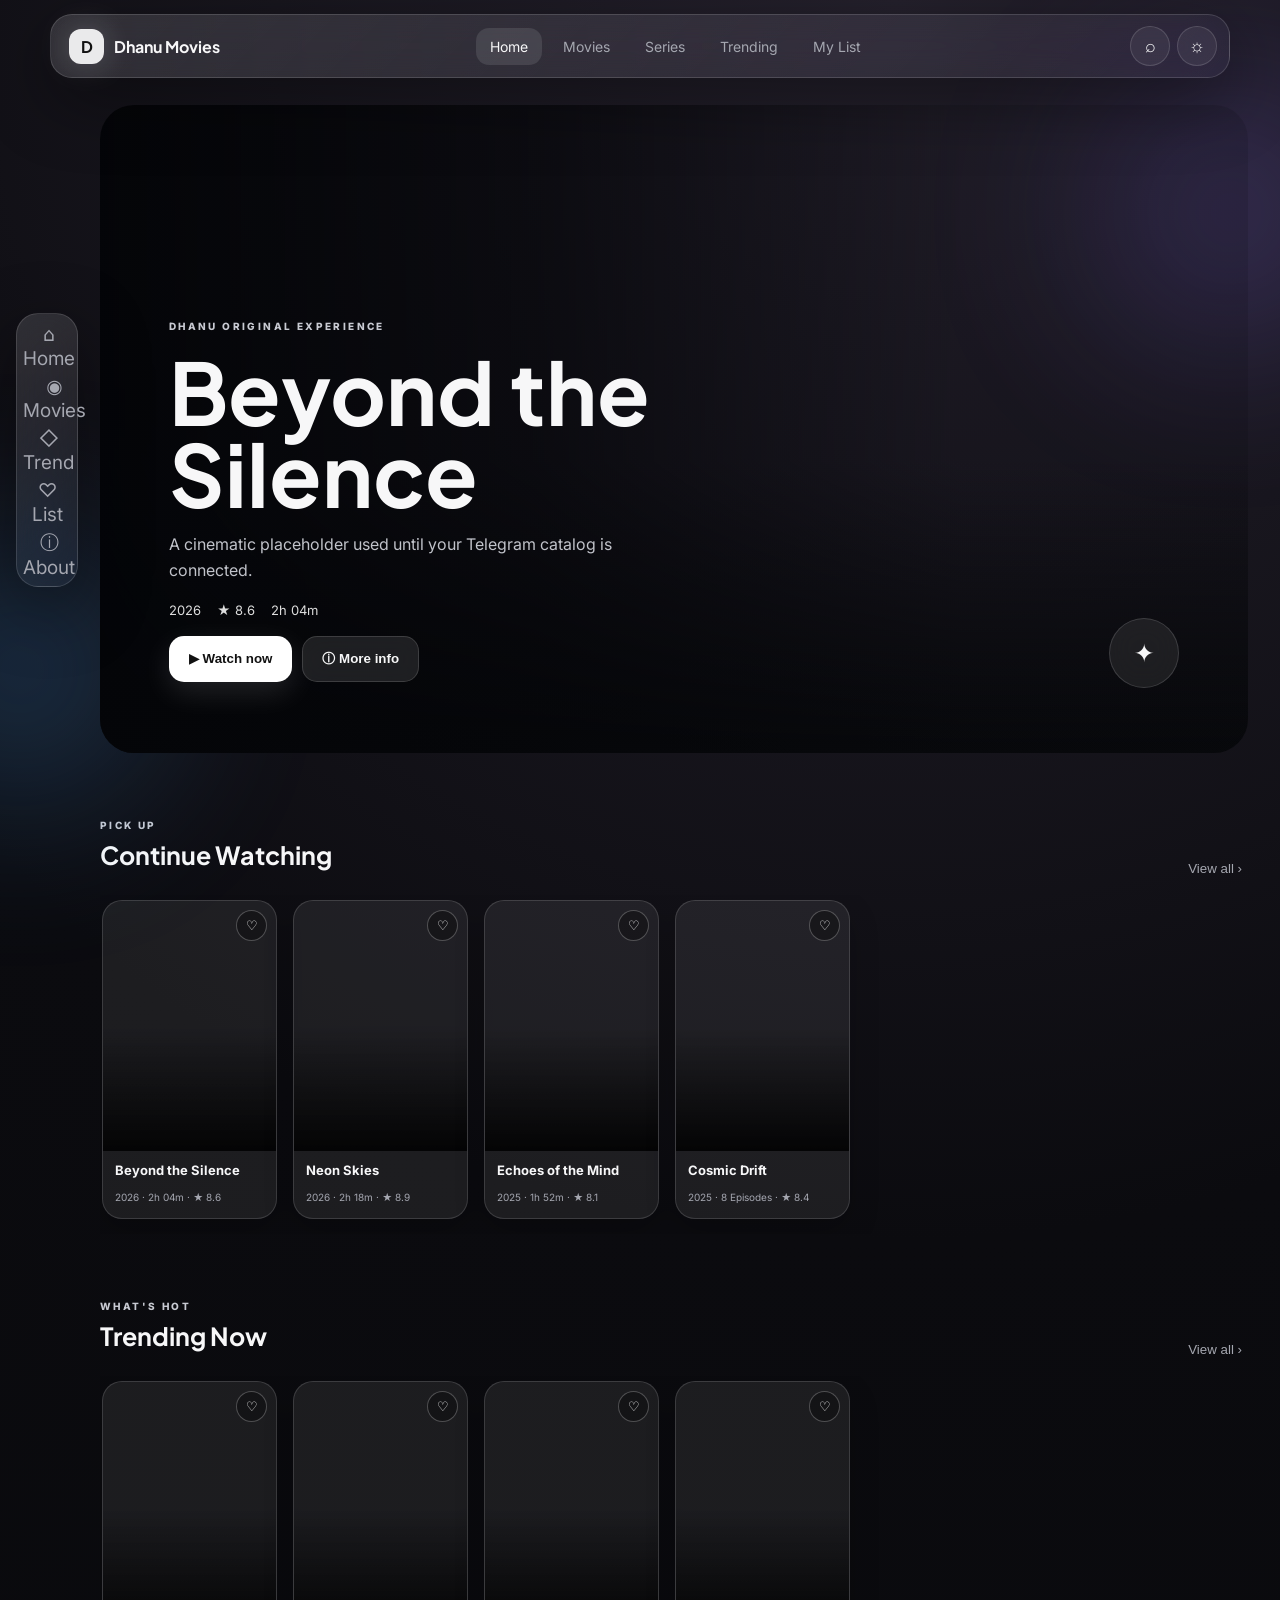
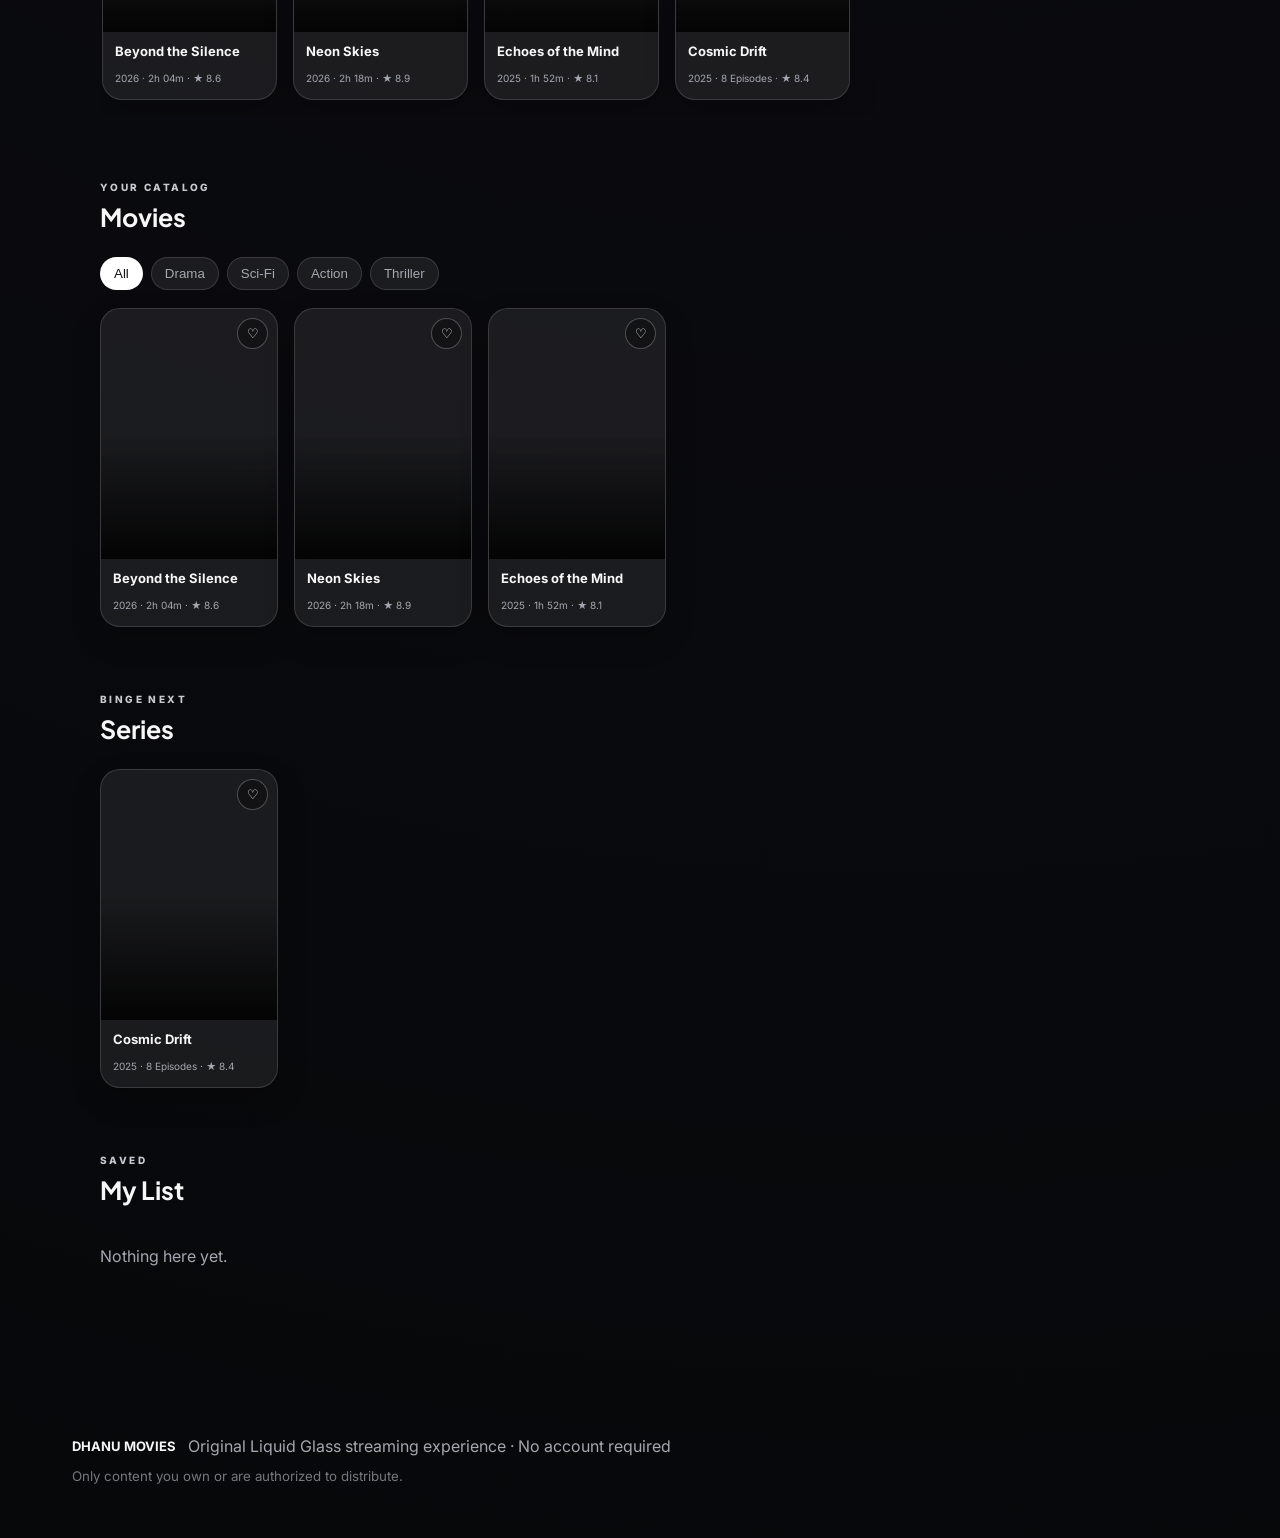
<file: index.html>
<!doctype html>
<html lang="en">
<head>
  <meta charset="utf-8">
  <meta name="viewport" content="width=device-width,initial-scale=1,viewport-fit=cover">
  <meta name="theme-color" content="#09090b">
  <meta name="description" content="Dhanu Movies — premium cinema discovery and streaming interface.">
  <title>Dhanu Movies</title>
  <link rel="preconnect" href="https://fonts.googleapis.com">
  <link rel="preconnect" href="https://fonts.gstatic.com" crossorigin>
  <link href="https://fonts.googleapis.com/css2?family=Inter:wght@400;500;600;700;800&family=Plus+Jakarta+Sans:wght@500;600;700;800&display=swap" rel="stylesheet">
  <link rel="stylesheet" href="Style.css">
</head>
<body>
  <div class="ambient ambient-a"></div><div class="ambient ambient-b"></div>
  <header class="glass-nav">
    <a class="brand" href="#home" aria-label="Dhanu Movies"><span class="brand-mark">D</span><span>Dhanu <b>Movies</b></span></a>
    <nav class="desktop-nav" aria-label="Primary">
      <a class="active" href="#home">Home</a><a href="#movies">Movies</a><a href="#series">Series</a><a href="#trending">Trending</a><a href="#library">My List</a>
    </nav>
    <div class="nav-actions">
      <button class="icon-btn" id="searchToggle" aria-label="Search">⌕</button>
      <button class="icon-btn" id="themeToggle" aria-label="Toggle theme">☼</button>
      <button class="menu-btn" id="menuToggle" aria-label="Open menu">☰</button>
    </div>
  </header>

  <div class="search-panel glass-panel" id="searchPanel">
    <input id="searchInput" autocomplete="off" placeholder="Search movies, series, genres, actors…">
    <span id="searchStatus">0 results</span>
  </div>

  <main id="home">
    <section class="hero glass-hero" id="hero">
      <div class="hero-backdrop" id="heroBackdrop"></div><div class="hero-shade"></div>
      <div class="hero-content">
        <span class="eyebrow">DHANU ORIGINAL EXPERIENCE</span>
        <h1 id="heroTitle">Your cinema.<br><em>Your world.</em></h1>
        <p id="heroDescription">A beautiful place for your authorized movie collection, powered by your private catalog.</p>
        <div class="hero-meta" id="heroMeta"></div>
        <div class="hero-actions"><button class="primary-btn" id="heroPlay">▶ Watch now</button><button class="glass-btn" id="heroInfo">ⓘ More info</button></div>
      </div>
      <div class="hero-orb">✦</div>
    </section>

    <section class="section" id="continueSection"><div class="section-head"><div><span class="section-kicker">PICK UP</span><h2>Continue Watching</h2></div><button class="view-all">View all ›</button></div><div class="movie-row" id="continueRow"></div></section>
    <section class="section" id="trending"><div class="section-head"><div><span class="section-kicker">WHAT'S HOT</span><h2>Trending Now</h2></div><button class="view-all">View all ›</button></div><div class="movie-row" id="trendingRow"></div></section>
    <section class="section" id="movies"><div class="section-head"><div><span class="section-kicker">YOUR CATALOG</span><h2>Movies</h2></div></div><div class="chips" id="genreChips"></div><div class="movie-grid" id="movieGrid"></div></section>
    <section class="section" id="series"><div class="section-head"><div><span class="section-kicker">BINGE NEXT</span><h2>Series</h2></div></div><div class="movie-grid" id="seriesGrid"></div></section>
    <section class="section" id="library"><div class="section-head"><div><span class="section-kicker">SAVED</span><h2>My List</h2></div></div><div class="movie-grid" id="libraryGrid"></div></section>
  </main>

  <aside class="side-dock glass-panel" aria-label="Quick navigation"><a href="#home">⌂<span>Home</span></a><a href="#movies">◉<span>Movies</span></a><a href="#trending">◇<span>Trend</span></a><a href="#library">♡<span>List</span></a><a href="#about">ⓘ<span>About</span></a></aside>

  <div class="modal hidden" id="detailsModal"><div class="modal-card glass-panel"><button class="modal-close" id="modalClose">×</button><div class="detail-cover" id="detailCover"></div><div class="detail-content"><span class="section-kicker" id="detailType">MOVIE</span><h2 id="detailTitle"></h2><div class="detail-meta" id="detailMeta"></div><div class="detail-genres" id="detailGenres"></div><p id="detailDescription"></p><div class="hero-actions"><button class="primary-btn" id="detailPlay">▶ Watch now</button><button class="glass-btn" id="detailSave">♡ Add to list</button></div></div></div></div>
  <div class="modal hidden" id="playerModal"><div class="player-card glass-panel"><button class="modal-close" id="playerClose">×</button><video id="videoPlayer" controls playsinline></video><p id="playerTitle"></p></div></div>

  <footer id="about"><strong>DHANU MOVIES</strong><span>Original Liquid Glass streaming experience · No account required</span><small>Only content you own or are authorized to distribute.</small></footer>
  <script src="script.js"></script>
</body>
</html>
</file>
<file: Style.css>
:root{--bg:#08090c;--text:#f7f7f8;--muted:#a5a7b0;--glass:rgba(255,255,255,.075);--glass2:rgba(255,255,255,.12);--line:rgba(255,255,255,.14);--shadow:0 20px 70px rgba(0,0,0,.45);--radius:26px}*{box-sizing:border-box}html{scroll-behavior:smooth}body{margin:0;background:radial-gradient(circle at 70% 0,#25212d 0,#0b0b0f 38%,#07080a 100%);color:var(--text);font-family:Inter,system-ui,sans-serif;overflow-x:hidden}body.light{--text:#111217;--muted:#646771;--glass:rgba(255,255,255,.5);--glass2:rgba(255,255,255,.7);--line:rgba(0,0,0,.09);background:#e9ebef}.ambient{position:fixed;width:280px;height:280px;border-radius:50%;filter:blur(90px);opacity:.22;pointer-events:none}.ambient-a{background:#9274ff;top:8%;right:-90px}.ambient-b{background:#4ba9ff;bottom:10%;left:-120px}.glass-panel,.glass-nav{background:linear-gradient(135deg,rgba(255,255,255,.13),rgba(255,255,255,.035));border:1px solid var(--line);box-shadow:var(--shadow);backdrop-filter:blur(24px) saturate(135%);-webkit-backdrop-filter:blur(24px) saturate(135%)}.glass-nav{position:fixed;z-index:50;top:14px;left:50%;transform:translateX(-50%);width:min(1180px,calc(100% - 28px));height:64px;border-radius:22px;display:flex;align-items:center;padding:0 12px 0 18px}.brand{color:var(--text);text-decoration:none;display:flex;gap:10px;align-items:center;font-family:'Plus Jakarta Sans',sans-serif;font-weight:700;white-space:nowrap}.brand-mark{display:grid;place-items:center;width:35px;height:35px;border-radius:12px;background:rgba(255,255,255,.9);color:#111;box-shadow:0 0 30px rgba(255,255,255,.2)}.desktop-nav{display:flex;gap:7px;margin:auto}.desktop-nav a{color:var(--muted);text-decoration:none;padding:10px 14px;border-radius:13px;font-size:14px}.desktop-nav a.active,.desktop-nav a:hover{background:rgba(255,255,255,.1);color:var(--text)}.nav-actions{display:flex;gap:7px}.icon-btn,.menu-btn{width:40px;height:40px;border:1px solid var(--line);background:rgba(255,255,255,.06);color:var(--text);border-radius:50%;cursor:pointer;font-size:18px}.menu-btn{display:none}.search-panel{position:fixed;z-index:45;top:88px;right:max(14px,calc((100% - 1180px)/2));width:min(420px,calc(100% - 28px));padding:14px;border-radius:20px;display:none}.search-panel.open{display:flex;gap:10px;align-items:center}.search-panel input{flex:1;background:transparent;border:0;outline:0;color:var(--text);font-size:15px}.search-panel span{font-size:11px;color:var(--muted)}main{max-width:1260px;margin:auto;padding:105px 22px 80px}.hero{height:min(650px,72vh);min-height:500px;border-radius:34px;overflow:hidden;position:relative}.hero-backdrop{position:absolute;inset:0;background-size:cover;background-position:center;transition:background-image .5s}.hero-shade{position:absolute;inset:0;background:linear-gradient(90deg,rgba(4,5,8,.96) 0%,rgba(4,5,8,.65) 38%,rgba(4,5,8,.12) 75%),linear-gradient(0deg,#08090c 0%,transparent 45%)}.hero-content{position:absolute;z-index:2;left:6%;bottom:11%;max-width:610px}.eyebrow,.section-kicker{font-size:10px;letter-spacing:2.4px;color:#c8cad2;font-weight:800}.hero h1{font-family:'Plus Jakarta Sans',sans-serif;font-size:clamp(44px,7vw,86px);line-height:.96;margin:16px 0}.hero h1 em{font-style:normal;background:linear-gradient(90deg,#fff,#a9b2c8);-webkit-background-clip:text;color:transparent}.hero p{color:#c1c3ca;line-height:1.65;max-width:520px}.hero-meta,.detail-meta{display:flex;gap:16px;flex-wrap:wrap;color:#ddd;font-size:13px;margin:18px 0}.hero-actions{display:flex;gap:10px;flex-wrap:wrap}.primary-btn,.glass-btn{border:1px solid var(--line);border-radius:15px;padding:13px 19px;font-weight:700;cursor:pointer}.primary-btn{background:#fff;color:#111;box-shadow:0 10px 30px rgba(255,255,255,.12)}.glass-btn{background:rgba(255,255,255,.1);color:var(--text);backdrop-filter:blur(12px)}.hero-orb{position:absolute;right:6%;bottom:10%;z-index:2;width:70px;height:70px;border:1px solid var(--line);border-radius:50%;display:grid;place-items:center;background:rgba(255,255,255,.08);backdrop-filter:blur(15px);font-size:25px}.section{padding-top:60px}.section-head{display:flex;justify-content:space-between;align-items:end;margin-bottom:18px}.section h2{font-family:'Plus Jakarta Sans';font-size:25px;margin:6px 0}.view-all{background:none;border:0;color:var(--muted);cursor:pointer}.movie-row{display:flex;gap:16px;overflow-x:auto;padding:5px 2px 15px;scrollbar-width:none}.movie-row::-webkit-scrollbar{display:none}.movie-card{flex:0 0 175px;border-radius:20px;overflow:hidden;position:relative;background:var(--glass);border:1px solid var(--line);cursor:pointer;transition:.35s;box-shadow:0 12px 30px rgba(0,0,0,.2)}.movie-card:hover{transform:translateY(-6px) scale(1.015);background:var(--glass2)}.poster{height:250px;background-size:cover;background-position:center;position:relative}.poster:after{content:'';position:absolute;inset:0;background:linear-gradient(transparent 50%,rgba(0,0,0,.85))}.card-info{padding:11px 12px 13px}.card-info h3{font-size:13px;margin:0 0 7px;white-space:nowrap;overflow:hidden;text-overflow:ellipsis}.card-info small{color:var(--muted);font-size:10px}.save{position:absolute;top:9px;right:9px;z-index:3;border:1px solid rgba(255,255,255,.25);background:rgba(0,0,0,.3);color:#fff;width:31px;height:31px;border-radius:50%;cursor:pointer}.movie-card .save{display:grid;place-items:center}.chips{display:flex;gap:8px;overflow:auto;margin-bottom:18px}.chip{white-space:nowrap;border:1px solid var(--line);background:var(--glass);color:var(--muted);padding:8px 13px;border-radius:999px;cursor:pointer}.chip.active{background:#fff;color:#111}.movie-grid{display:grid;grid-template-columns:repeat(auto-fill,minmax(175px,1fr));gap:16px}.side-dock{position:fixed;z-index:30;left:16px;top:50%;transform:translateY(-50%);border-radius:22px;padding:8px 6px;display:flex;flex-direction:column;gap:4px}.side-dock a{width:48px;height:48px;border-radius:16px;color:var(--muted);text-decoration:none;display:grid;place-items:center;font-size:19px}.side-dock a:hover{background:rgba(255,255,255,.1);color:var(--text)}.modal{position:fixed;inset:0;z-index:100;background:rgba(0,0,0,.72);backdrop-filter:blur(18px);display:grid;place-items:center;padding:18px}.hidden{display:none!important}.modal-card{width:min(900px,100%);max-height:90vh;overflow:auto;border-radius:30px;position:relative}.detail-cover{height:350px;background-size:cover;background-position:center;border-radius:30px 30px 0 0}.detail-content{padding:26px}.detail-content h2{font-size:38px;margin:7px 0}.detail-content p{color:var(--muted);line-height:1.7}.modal-close{position:absolute;z-index:5;right:14px;top:14px;width:42px;height:42px;border:1px solid var(--line);background:rgba(0,0,0,.45);color:#fff;border-radius:50%;font-size:25px;cursor:pointer}.player-card{width:min(1100px,100%);padding:16px;border-radius:26px;position:relative}.player-card video{width:100%;max-height:75vh;border-radius:18px;background:#000}.player-card p{margin:10px 4px 0}.player-card .modal-close{top:26px;right:26px}footer{max-width:1180px;margin:50px auto 30px;padding:24px 22px;display:flex;gap:12px;align-items:center;flex-wrap:wrap;color:var(--muted)}footer strong{color:var(--text);font-size:13px}footer small{width:100%;opacity:.7}@media(max-width:850px){.desktop-nav{display:none}.menu-btn{display:block}.glass-nav{height:58px}.hero{min-height:560px}.hero-content{left:7%;right:7%;bottom:10%}.side-dock{left:50%;top:auto;bottom:12px;transform:translateX(-50%);flex-direction:row;border-radius:24px;padding:6px}.side-dock a{width:44px;height:44px}.side-dock span{display:none}main{padding:88px 14px 90px}.section{padding-top:42px}.movie-grid{grid-template-columns:repeat(2,minmax(0,1fr));gap:11px}.movie-card{min-width:0}.poster{height:230px}.hero-orb{display:none}.detail-cover{height:260px}}@media(min-width:851px){main{padding-left:90px}}
</file>
